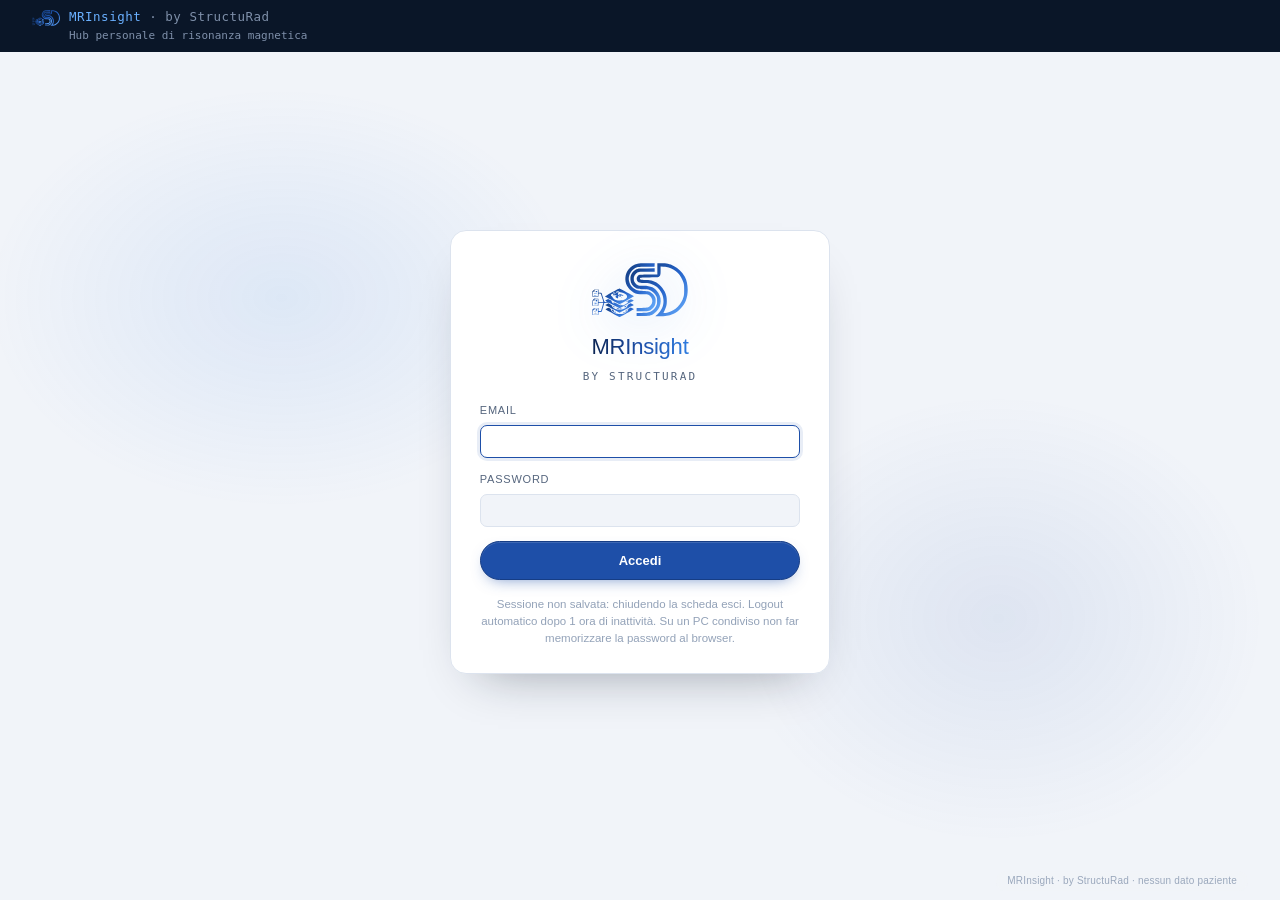
<file: index.html>
<!DOCTYPE html>
<html lang="it">
<head>
<meta charset="UTF-8">
<meta name="viewport" content="width=device-width, initial-scale=1.0">
<meta http-equiv="Content-Security-Policy" content="default-src 'self'; script-src 'self'; style-src 'self' https://fonts.googleapis.com; font-src 'self' https://fonts.gstatic.com; img-src 'self' data: blob: https://*.supabase.co; connect-src 'self' https://*.supabase.co wss://*.supabase.co; base-uri 'none'; form-action 'none'; object-src 'none'">
<meta name="referrer" content="no-referrer">
<meta name="robots" content="noindex, nofollow">
<title>MRInsight · by StructuRad</title>
<link rel="icon" type="image/svg+xml" href="assets/img/structurad-logo.svg">
<meta name="theme-color" content="#0A1628">
<link rel="preconnect" href="https://fonts.googleapis.com">
<link rel="preconnect" href="https://fonts.gstatic.com" crossorigin>
<link rel="stylesheet" href="https://fonts.googleapis.com/css2?family=IBM+Plex+Mono:wght@400;500&family=IBM+Plex+Sans:wght@300;400;500;600&display=swap">
<link rel="stylesheet" href="assets/css/base.css">
<link rel="stylesheet" href="assets/css/app.css">
<link rel="stylesheet" href="assets/css/editor.css">
</head>
<body>

<nav>
  <a class="nav-brand" href="#/progress">
    <span class="nav-title"><span class="nav-logo" id="navLogo"></span><span><b>MRInsight</b> <span class="by">· by StructuRad</span></span></span>
    <span class="nav-sub">Hub personale di risonanza magnetica</span>
  </a>
  <div class="nav-dock" id="navDock" hidden>
    <span class="nav-tab-highlight" id="dockHighlight"></span>
    <a class="dock-item" href="#/progress" data-rotta="progress">
      <svg viewBox="0 0 24 24" fill="none" stroke="currentColor" stroke-width="2" stroke-linecap="round" stroke-linejoin="round"><circle cx="12" cy="4.5" r="2.5"/><path d="M12 7v7"/><path d="M6.5 9.5L12 8l5.5 1.5"/><path d="M9.5 21l2.5-7 2.5 7"/></svg>
      <span>MRI progress</span></a>
    <a class="dock-item" href="#/reports" data-rotta="reports">
      <svg viewBox="0 0 24 24" fill="none" stroke="currentColor" stroke-width="2" stroke-linecap="round" stroke-linejoin="round"><path d="M14 3H7a2 2 0 0 0-2 2v14a2 2 0 0 0 2 2h10a2 2 0 0 0 2-2V8z"/><path d="M14 3v5h5"/><path d="M9 13h6M9 17h4"/></svg>
      <span>MRI reports</span></a>
    <a class="dock-item" href="#/sicurezza" data-rotta="sicurezza">
      <svg viewBox="0 0 24 24" fill="none" stroke="currentColor" stroke-width="2" stroke-linecap="round" stroke-linejoin="round"><path d="M12 3l8 3v6c0 4.5-3.4 8.3-8 9-4.6-.7-8-4.5-8-9V6l8-3z"/><path d="M9 12l2 2 4-4"/></svg>
      <span>Sicurezza</span></a>
  </div>
  <div class="nav-right">
    <span class="live-pill" id="pillSessione" hidden title="Logout automatico dopo 1 ora di inattività"><span class="live-dot"></span><span id="pillTempo">60:00</span></span>
    <button class="btn-esci" id="btnEsci" type="button" hidden>
      <svg viewBox="0 0 24 24" fill="none" stroke="currentColor" stroke-width="2.2" stroke-linecap="round" stroke-linejoin="round"><path d="M15 4h3a2 2 0 0 1 2 2v12a2 2 0 0 1-2 2h-3"/><path d="M10 17l-5-5 5-5"/><path d="M5 12h11"/></svg>
      Esci</button>
  </div>
</nav>

<main class="views-port" id="viste">

  <!-- ════ progetto non configurato ════ -->
  <section class="vista vista-centro" data-vista="config" hidden>
    <div class="auth-card pop-section">
      <div class="auth-logo" data-logo></div>
      <h1 class="auth-titolo"><b>MRInsight</b></h1>
      <p class="auth-sub">Progetto Supabase non ancora configurato.</p>
      <p class="hint">Inserisci URL e chiave publishable in <code>assets/js/config.js</code>. Per verificare la rete usa la <a href="test.html">diagnostica</a>.</p>
    </div>
  </section>

  <!-- ════ login ════ -->
  <section class="vista vista-centro" data-vista="login" hidden>
    <form class="auth-card pop-section" id="formLogin" autocomplete="on" novalidate>
      <div class="auth-logo" data-logo></div>
      <h1 class="auth-titolo"><b>MRInsight</b></h1>
      <p class="auth-sub auth-firma">by StructuRad</p>
      <div class="avviso" id="msgLogin" hidden></div>
      <label class="field"><span class="lab">Email</span>
        <input type="email" id="inEmail" autocomplete="username" required spellcheck="false"></label>
      <label class="field"><span class="lab">Password</span>
        <input type="password" id="inPassword" autocomplete="current-password" required></label>
      <button class="btn-primary btn-largo" type="submit" id="btnAccedi">Accedi</button>
      <p class="hint auth-nota">Sessione non salvata: chiudendo la scheda esci. Logout automatico dopo 1 ora di inattività.
        Su un PC condiviso non far memorizzare la password al browser.</p>
    </form>
  </section>

  <!-- ════ verifica TOTP ════ -->
  <section class="vista vista-centro" data-vista="mfa" hidden>
    <form class="auth-card pop-section" id="formMfa" novalidate>
      <div class="auth-icona">
        <svg viewBox="0 0 24 24" fill="none" stroke="currentColor" stroke-width="1.8" stroke-linecap="round" stroke-linejoin="round"><rect x="6" y="2.5" width="12" height="19" rx="2.5"/><path d="M10.5 18.5h3"/><path d="M9.5 10l1.8 1.8L14.8 8.3"/></svg>
      </div>
      <h1 class="auth-titolo">Secondo fattore</h1>
      <p class="auth-sub">Inserisci il codice a 6 cifre dell'app authenticator.</p>
      <div class="avviso" id="msgMfa" hidden></div>
      <label class="field" id="campoFattore" hidden><span class="lab">Dispositivo</span>
        <select id="selFattore"></select></label>
      <input class="codice" id="inCodice" type="text" inputmode="numeric" autocomplete="one-time-code" maxlength="6" pattern="\d{6}" placeholder="••••••" aria-label="Codice a 6 cifre">
      <button class="btn-primary btn-largo" type="submit" id="btnVerificaMfa">Verifica</button>
      <button class="btn-link" type="button" data-azione="annulla-login">Annulla ed esci</button>
      <details class="auth-aiuto">
        <summary>Ho perso il telefono</summary>
        <p>Scegli l'altro dispositivo dall'elenco, se ne hai registrati due. Altrimenti segui la procedura di recupero nel README del progetto: si rimuove il fattore dalla dashboard Supabase e lo si registra di nuovo.</p>
      </details>
    </form>
  </section>

  <!-- ════ prima registrazione TOTP ════ -->
  <section class="vista vista-centro" data-vista="registra" hidden>
    <div class="auth-card auth-card-larga pop-section">
      <h1 class="auth-titolo">Attiva il secondo fattore</h1>
      <p class="auth-sub">Obbligatorio: senza, l'area privata resta chiusa.</p>
      <div class="avviso" id="msgRegistra" hidden></div>
      <div data-registrazione="primo"></div>
      <button class="btn-link" type="button" data-azione="annulla-login">Annulla ed esci</button>
    </div>
  </section>

  <!-- ════ area privata: esami ════ -->
  <section class="vista page page-larga" data-vista="progress" hidden>
    <div id="progressMappa">
    <header class="page-head pop-section">
      <div class="kicker">MRI progress</div>
      <h1>Mappa del corpo</h1>
      <p class="lead">Scegli una zona sul modello o dall'elenco: dentro trovi gli esami e, con il prossimo passo, i tuoi appunti.</p>
    </header>
    <div class="avviso" id="avvisoUnFattore" hidden>
      Hai un solo secondo fattore: se perdi il telefono resti fuori. <a href="#/sicurezza">Aggiungine un altro</a>.
    </div>
    <div class="progress-griglia">
      <div class="corpo3d pop-section" id="mappaCorpo">
        <div class="corpo3d-stato" id="statoMappa">Caricamento del modello…</div>
        <button class="corpo3d-reimposta" id="btnVistaIniziale" type="button" title="Vista iniziale (anche con doppio clic)">
          <svg viewBox="0 0 24 24" fill="none" stroke="currentColor" stroke-width="2.2" stroke-linecap="round" stroke-linejoin="round"><path d="M3 12a9 9 0 1 0 3-6.7"/><path d="M3 4v5h5"/></svg>
          Vista iniziale</button>
        <div class="corpo3d-aiuto">trascina per ruotare · rotella per lo zoom</div>
        <div class="corpo3d-fonte">Modello: BodyParts3D © DBCLS · CC BY 4.0</div>
      </div>
      <aside class="card pop-section pannello-zona">
        <div class="card-head">
          <span class="card-num" id="numZona">—</span><h2 class="card-title" id="titoloZona">Zone</h2>
          <span class="spacer"></span>
          <button class="btn-link" id="btnTutteZone" type="button" hidden>Tutte le zone</button>
        </div>
        <div class="card-body">
          <div class="zone-chips" id="elencoZone"></div>
          <div id="dettaglioZona" hidden>
            <ul class="esami-lista" id="listaEsami"></ul>
            <p class="hint esami-vuoti" id="esamiVuoti" hidden>Nessun esame in questa zona: aggiungi il primo.</p>
            <form class="nuovo-esame" id="formEsame" autocomplete="off">
              <input type="text" id="inTitoloEsame" maxlength="120" placeholder="RM spalla" aria-label="Nome del nuovo esame">
              <button class="btn-primary" id="btnCreaEsame" type="submit">Aggiungi</button>
            </form>
            <div class="avviso" id="msgEsami" hidden></div>
          </div>
        </div>
      </aside>
    </div>
    </div>

    <!-- esame aperto: albero delle pagine + pagina -->
    <div id="progressEsame" class="esame-layout" hidden>
      <aside class="esame-lato">
        <a class="esame-indietro" id="lnkZona" href="#/progress">
          <svg viewBox="0 0 24 24" fill="none" stroke="currentColor" stroke-width="2.2" stroke-linecap="round" stroke-linejoin="round"><path d="M15 6l-6 6 6 6"/></svg>
          <span id="lnkZonaNome">Zona</span></a>
        <div class="esame-nome" id="nomeEsame" contenteditable="true" spellcheck="false" title="Clic per rinominare l'esame"></div>
        <div class="kicker esame-kicker">Pagine di appunti</div>
        <div class="albero" id="alberoPagine" role="navigation" aria-label="Pagine dell'esame"></div>
        <p class="hint" id="alberoVuoto" hidden>Ancora nessuna pagina.</p>
        <button class="albero-nuova" id="btnNuovaPagina" type="button">
          <svg viewBox="0 0 24 24" fill="none" stroke="currentColor" stroke-width="2.2" stroke-linecap="round"><path d="M12 5v14M5 12h14"/></svg>
          Nuova pagina</button>
      </aside>

      <section class="esame-pagina">
        <div class="pagina-barra">
          <div class="briciole" id="briciole" role="navigation" aria-label="Percorso"></div>
          <span class="spacer"></span>
          <span class="stato-salvataggio" id="statoSalvataggio" role="status"></span>
        </div>

        <div id="paginaAperta" hidden>
          <h1 class="pagina-titolo" id="titoloPagina" contenteditable="true" spellcheck="true" data-placeholder="Senza titolo"></h1>
          <div id="editorPagina"></div>
          <p class="hint pagina-aiuto">«/» per inserire un blocco · <b>#</b> titolo · <b>-</b> elenco · <b>1.</b> numerato · <b>[]</b> checklist · <b>!</b> pitfall · <b>&gt;</b> nota · Ctrl+B / I / U per grassetto, corsivo, sottolineato · salvataggio automatico</p>
        </div>

        <div class="pagina-vuota" id="paginaVuota" hidden>
          <h2>Inizia gli appunti di questo esame</h2>
          <p class="lead">Puoi partire da una pagina vuota o creare la struttura di base: Anatomia, Protocollo e sequenze, Pitfall, Diagnosi differenziali, Score e misure.</p>
          <div class="action-row">
            <button class="btn-primary" id="btnStrutturaBase" type="button">Crea la struttura di base</button>
            <button class="btn" id="btnPrimaPagina" type="button">Pagina vuota</button>
          </div>
        </div>
      </section>
    </div>
  </section>

  <!-- ════ MRI reports ════ -->
  <section class="vista page" data-vista="reports" hidden>
    <header class="page-head pop-section">
      <div class="kicker">MRI reports</div>
      <h1>Pre-referti</h1>
      <p class="lead">Qui arriveranno i pre-referti, divisi per esame e area valutata: campi da compilare a sinistra, testo pronto da copiare nel PACS a destra.</p>
    </header>
    <section class="card pop-section">
      <div class="card-body testo">In costruzione: prima completiamo MRI progress (esami e appunti), poi i pre-referti useranno gli stessi esami.</div>
    </section>
  </section>

  <!-- ════ sicurezza ════ -->
  <section class="vista page" data-vista="sicurezza" hidden>
    <header class="page-head pop-section">
      <div class="kicker">Area privata</div>
      <h1>Sicurezza</h1>
      <p class="lead">Fattori di accesso e sessioni. Tieni sempre almeno due dispositivi registrati.</p>
    </header>

    <section class="card pop-section">
      <div class="card-head"><span class="card-num">✓</span><h2 class="card-title">Stato dell'accesso</h2><span class="spacer"></span><span class="badge" id="badgeStato">—</span></div>
      <div class="card-body"><ul class="checks" id="listaStato"></ul></div>
    </section>

    <section class="card pop-section">
      <div class="card-head"><span class="card-num">01</span><h2 class="card-title">App authenticator</h2><span class="spacer"></span><span class="badge" id="badgeFattori">—</span></div>
      <div class="card-body">
        <ul class="fattori" id="listaFattori"></ul>
        <div class="avviso" id="msgFattori" hidden></div>
        <div id="nuovoFattore" hidden>
          <div class="fields">
            <label class="field"><span class="lab">Nome del dispositivo</span>
              <input type="text" id="inNomeFattore" maxlength="40" placeholder="es. Tablet, Secondo telefono"></label>
          </div>
          <div class="action-row">
            <button class="btn-primary" type="button" id="btnAvviaFattore">Continua</button>
            <button class="btn" type="button" id="btnAnnullaFattore">Annulla</button>
          </div>
          <div data-registrazione="aggiuntivo"></div>
        </div>
        <div class="action-row" id="rigaAggiungi">
          <button class="btn-secondary" type="button" id="btnAggiungiFattore">
            <svg viewBox="0 0 24 24" fill="none" stroke="currentColor" stroke-width="2.4" stroke-linecap="round"><path d="M12 5v14M5 12h14"/></svg>
            Aggiungi dispositivo</button>
        </div>
      </div>
    </section>

    <section class="card pop-section">
      <div class="card-head"><span class="card-num">02</span><h2 class="card-title">Sessioni</h2></div>
      <div class="card-body">
        <p class="hint senza-margine">«Esci» chiude questa sessione. «Esci da tutti i dispositivi» revoca anche le sessioni rimaste aperte altrove, per esempio su un PC di reparto dove hai dimenticato di uscire.</p>
        <div class="action-row">
          <button class="btn" type="button" data-azione="esci-locale">Esci</button>
          <button class="btn-pericolo" type="button" data-azione="esci-ovunque">Esci da tutti i dispositivi</button>
        </div>
      </div>
    </section>

    <section class="card pop-section">
      <div class="card-head"><span class="card-num">03</span><h2 class="card-title">Se perdi il telefono</h2></div>
      <div class="card-body testo">
        <ol>
          <li>Accedi con l'<b>altro dispositivo</b> registrato e rimuovi da qui quello perso.</li>
          <li>Se non ne hai un altro: entra nella dashboard Supabase con il tuo account (che ha i suoi recovery codes), apri <b>SQL Editor</b> ed esegui
            <code>delete from auth.mfa_factors where user_id = (select id from auth.users where email = 'TUA_EMAIL');</code></li>
          <li>Al login successivo MRInsight ti chiederà di registrare un nuovo fattore.</li>
        </ol>
      </div>
    </section>
  </section>
</main>

<!-- preavviso di inattività -->
<div class="banner-inattivita" id="bannerInattivita" role="alertdialog" aria-live="assertive" hidden>
  <span>Logout per inattività tra <b id="secondiInattivita">60</b> s</span>
  <button class="btn-primary" type="button" id="btnResta">Resta collegato</button>
</div>

<div class="toast" id="toast" role="status" aria-live="polite"></div>

<!-- modello: registrazione di un fattore TOTP -->
<template id="tplRegistrazione">
  <div class="registrazione">
    <div class="reg-passo">
      <span class="reg-num">1</span>
      <div>
        <p class="reg-titolo">Inquadra il QR con l'app authenticator</p>
        <p class="hint">Google Authenticator, Microsoft Authenticator, Aegis, 2FAS…</p>
        <div class="reg-qr"><img alt="QR code per l'app authenticator" data-qr></div>
        <p class="hint">Non riesci a inquadrarlo? Inserisci a mano questa chiave. Puoi anche stamparla e conservarla in un luogo sicuro come copia di emergenza.</p>
        <div class="reg-segreto"><code data-segreto></code><button class="btn" type="button" data-copia-segreto>Copia</button></div>
      </div>
    </div>
    <div class="reg-passo">
      <span class="reg-num">2</span>
      <div>
        <p class="reg-titolo">Inserisci il codice che compare nell'app</p>
        <input class="codice" type="text" inputmode="numeric" autocomplete="one-time-code" maxlength="6" placeholder="••••••" aria-label="Codice a 6 cifre" data-codice>
        <div class="action-row"><button class="btn-primary" type="button" data-conferma>Attiva</button></div>
      </div>
    </div>
  </div>
</template>

<div class="app-footer">MRInsight · by StructuRad · nessun dato paziente</div>

<script src="vendor/supabase-js-2.119.2.umd.js"></script>
<script type="module" src="assets/js/app.js"></script>
</body>
</html>
</file>
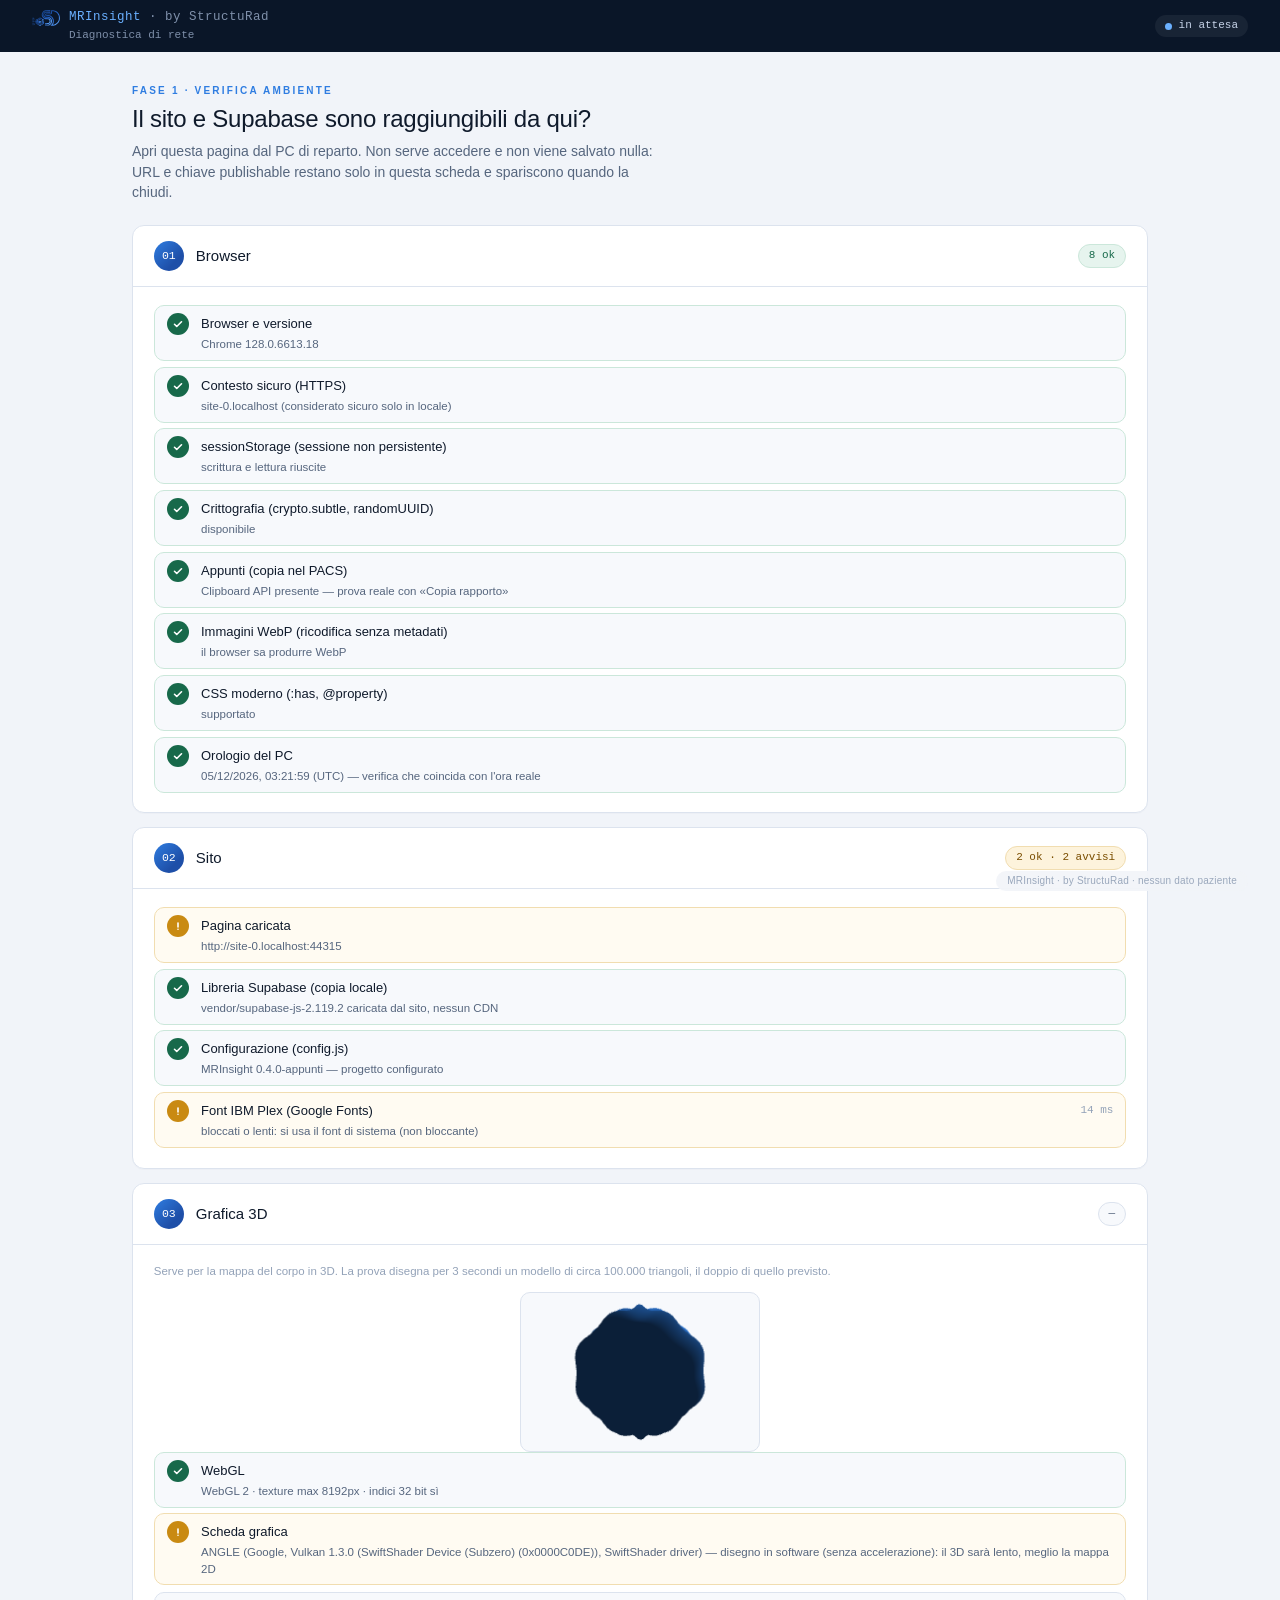
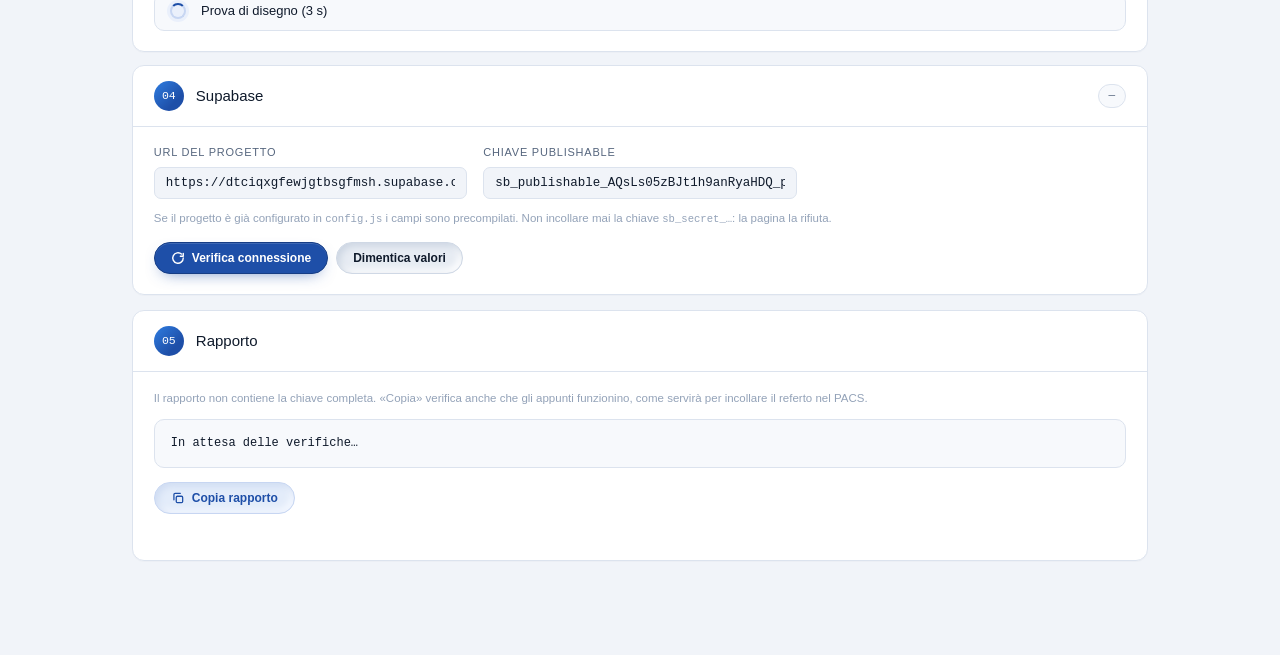
<file: test.html>
<!DOCTYPE html>
<html lang="it">
<head>
<meta charset="UTF-8">
<meta name="viewport" content="width=device-width, initial-scale=1.0">
<meta http-equiv="Content-Security-Policy" content="default-src 'self'; script-src 'self'; style-src 'self' https://fonts.googleapis.com; font-src 'self' https://fonts.gstatic.com; img-src 'self' data:; connect-src 'self' https://*.supabase.co wss://*.supabase.co; base-uri 'none'; form-action 'none'; object-src 'none'">
<meta name="referrer" content="no-referrer">
<meta name="robots" content="noindex, nofollow">
<title>Diagnostica · MRInsight</title>
<link rel="icon" type="image/svg+xml" href="assets/img/structurad-logo.svg">
<meta name="theme-color" content="#0A1628">
<link rel="preconnect" href="https://fonts.googleapis.com">
<link rel="preconnect" href="https://fonts.gstatic.com" crossorigin>
<link rel="stylesheet" href="https://fonts.googleapis.com/css2?family=IBM+Plex+Mono:wght@400;500&family=IBM+Plex+Sans:wght@300;400;500;600&display=swap">
<link rel="stylesheet" href="assets/css/base.css">
</head>
<body>

<nav>
  <a class="nav-brand" href="./">
    <span class="nav-title"><span class="nav-logo" id="navLogo"></span><span><b>MRInsight</b> <span class="by">· by StructuRad</span></span></span>
    <span class="nav-sub">Diagnostica di rete</span>
  </a>
  <div class="nav-right">
    <span class="live-pill" id="pillStato"><span class="live-dot"></span><span id="pillTesto">in attesa</span></span>
  </div>
</nav>

<main class="page">
  <header class="page-head pop-section">
    <div class="kicker">Fase 1 · Verifica ambiente</div>
    <h1>Il sito e Supabase sono raggiungibili da qui?</h1>
    <p class="lead">Apri questa pagina dal PC di reparto. Non serve accedere e non viene salvato nulla:
      URL e chiave publishable restano solo in questa scheda e spariscono quando la chiudi.</p>
  </header>

  <div class="avviso fail" id="browserVecchio" hidden>Questo browser non supporta i moduli JavaScript: MRInsight non può funzionare qui. Prova con Edge o Chrome aggiornati.</div>

  <section class="card pop-section">
    <div class="card-head"><span class="card-num">01</span><h2 class="card-title">Browser</h2><span class="spacer"></span><span class="badge" id="badgeBrowser">—</span></div>
    <div class="card-body"><ul class="checks" id="listaBrowser"></ul></div>
  </section>

  <section class="card pop-section">
    <div class="card-head"><span class="card-num">02</span><h2 class="card-title">Sito</h2><span class="spacer"></span><span class="badge" id="badgeSito">—</span></div>
    <div class="card-body"><ul class="checks" id="listaSito"></ul></div>
  </section>

  <section class="card pop-section">
    <div class="card-head"><span class="card-num">03</span><h2 class="card-title">Grafica 3D</h2><span class="spacer"></span><span class="badge" id="badgeGrafica">—</span></div>
    <div class="card-body">
      <p class="hint senza-margine">Serve per la mappa del corpo in 3D. La prova disegna per 3 secondi un modello di circa 100.000 triangoli, il doppio di quello previsto.</p>
      <div class="prova-3d"><canvas id="canvasProva" width="240" height="160" aria-label="Prova di disegno 3D"></canvas></div>
      <ul class="checks spaziato" id="listaGrafica"></ul>
    </div>
  </section>

  <section class="card pop-section">
    <div class="card-head"><span class="card-num">04</span><h2 class="card-title">Supabase</h2><span class="spacer"></span><span class="badge" id="badgeSupabase">—</span></div>
    <div class="card-body">
      <div class="fields">
        <label class="field"><span class="lab">URL del progetto</span>
          <input type="text" id="inUrl" class="mono" placeholder="https://xxxxxxxxxxxxxxxxxxxx.supabase.co" autocomplete="off" spellcheck="false"></label>
        <label class="field"><span class="lab">Chiave publishable</span>
          <input type="text" id="inKey" class="mono" placeholder="sb_publishable_…" autocomplete="off" spellcheck="false"></label>
      </div>
      <p class="hint">Se il progetto è già configurato in <code>config.js</code> i campi sono precompilati.
        Non incollare mai la chiave <code>sb_secret_…</code>: la pagina la rifiuta.</p>
      <div class="action-row">
        <button class="btn-primary" id="btnVerifica" type="button">
          <svg viewBox="0 0 24 24" fill="none" stroke="currentColor" stroke-width="2.4" stroke-linecap="round" stroke-linejoin="round"><path d="M21 12a9 9 0 1 1-3-6.7"/><path d="M21 4v5h-5"/></svg>
          Verifica connessione</button>
        <button class="btn" id="btnDimentica" type="button">Dimentica valori</button>
      </div>
      <ul class="checks spaziato" id="listaSupabase"></ul>
    </div>
  </section>

  <section class="card pop-section">
    <div class="card-head"><span class="card-num">05</span><h2 class="card-title">Rapporto</h2></div>
    <div class="card-body">
      <p class="hint senza-margine">Il rapporto non contiene la chiave completa. «Copia» verifica anche che gli appunti funzionino, come servirà per incollare il referto nel PACS.</p>
      <pre class="rapporto" id="rapporto">In attesa delle verifiche…</pre>
      <div class="action-row">
        <button class="btn-secondary" id="btnCopia" type="button">
          <svg viewBox="0 0 24 24" fill="none" stroke="currentColor" stroke-width="2.2" stroke-linecap="round" stroke-linejoin="round"><rect x="9" y="9" width="11" height="11" rx="2"/><path d="M5 15V6a2 2 0 0 1 2-2h9"/></svg>
          Copia rapporto</button>
      </div>
      <div class="status" id="statoCopia" role="status"></div>
    </div>
  </section>
</main>

<div class="app-footer">MRInsight · by StructuRad · nessun dato paziente</div>

<script nomodule src="assets/js/nomodule.js"></script>
<script src="vendor/supabase-js-2.119.2.umd.js"></script>
<script type="module" src="assets/js/diagnostica.js"></script>
</body>
</html>
</file>
<file: assets/css/base.css>
/* ══════════════════════════════════════════════════════════════════
   MRInsight · by StructuRad — stile di base
   Linguaggio visivo dei tool StructuRad (RM Retto), declinato in blu.
   ══════════════════════════════════════════════════════════════════ */

:root{
  --molla: cubic-bezier(.34,1.28,.64,1);
  --curva: cubic-bezier(.65,0,.2,1);
  --ease-intro: cubic-bezier(.785,.135,.15,.86);

  --bg:#F1F4F9; --surface:#FFFFFF; --surface2:#F7F9FC;
  --border:#DCE3EE; --border2:#C3CEDD;
  --text:#0F1A2B; --muted:#56667E; --faint:#93A2B8;
  --ink:#0A1628;              /* barra di navigazione */
  --accent:#1E4FA8; --accent-hover:#163D85; --accent-bg:#EAF0FB; --accent-line:#C7D6F2;
  --sky:#2F7DE1; --light:#6AB0FF; --deep:#0B2350;

  /* stati: restano distinguibili ma sobri */
  --ok:#17694A;   --ok-bg:#E6F4EE;
  --warn:#7A4E00; --warn-bg:#FDF3DC;
  --fail:#A12A2A; --fail-bg:#FBEDED;

  --nav-h:52px;
  --mono:'IBM Plex Mono', ui-monospace, Consolas, monospace;
  --sans:'IBM Plex Sans', -apple-system, 'Segoe UI', Roboto, Helvetica, Arial, sans-serif;
}

*{box-sizing:border-box;}
[hidden]{display:none !important;}
html{background:var(--bg);}
body{
  margin:0; background:var(--bg); color:var(--text);
  font-family:var(--sans); font-size:14px; line-height:1.45;
  -webkit-font-smoothing:antialiased;
}
::selection{background:var(--accent-line);}
a{color:var(--accent);}
code, .mono{font-family:var(--mono); font-size:.92em;}

/* ══════════════ NAV ══════════════ */
nav{
  position:sticky; top:0; z-index:100; height:var(--nav-h);
  background:var(--ink); color:#fff;
  display:flex; align-items:center; justify-content:space-between; gap:16px;
  padding:0 2rem;
}
.nav-brand{display:flex; flex-direction:column; gap:1px; min-width:0; text-decoration:none; color:inherit;}
.nav-title{
  font-family:var(--mono); font-size:12.5px; letter-spacing:.04em;
  display:flex; align-items:center; gap:9px; white-space:nowrap;
}
.nav-title b{font-weight:500; color:var(--light);}
.nav-title .by{color:#7F90AA;}
.nav-logo{display:block; width:28px; height:16px; flex-shrink:0;}
.nav-logo svg{display:block; width:100%; height:100%;}
.nav-sub{font-family:var(--mono); font-size:11px; color:#7F90AA; padding-left:37px; white-space:nowrap;}
.nav-right{display:flex; align-items:center; gap:8px;}

.live-pill{
  display:inline-flex; align-items:center; gap:7px;
  font-family:var(--mono); font-size:11px; color:#C6D3E8;
  padding:3px 10px; border-radius:999px; background:rgba(255,255,255,.06);
}
.live-dot{width:7px; height:7px; border-radius:50%; background:var(--light); animation:livePulse 2.4s ease-out infinite;}
.live-pill.ok .live-dot{background:#4FD1A0; --pulse:79,209,160;}
.live-pill.fail .live-dot{background:#F07070; --pulse:240,112,112;}
@keyframes livePulse{
  0%{box-shadow:0 0 0 0 rgba(var(--pulse,106,176,255),.55);}
  70%{box-shadow:0 0 0 7px rgba(var(--pulse,106,176,255),0);}
  100%{box-shadow:0 0 0 0 rgba(var(--pulse,106,176,255),0);}
}

/* ══════════════ LAYOUT ══════════════ */
.page{max-width:1080px; margin:0 auto; padding:1.6rem 2rem 5rem;}
.page-head{margin:.4rem 0 1.4rem;}
.kicker{font-size:10px; font-weight:600; letter-spacing:.22em; text-transform:uppercase; color:var(--sky);}
h1{margin:.2rem 0 .3rem; font-size:24px; font-weight:500; letter-spacing:-.01em;}
.lead{margin:0; color:var(--muted); max-width:68ch;}

/* ══════════════ SCHEDE ══════════════ */
.card{
  background:var(--surface); border:1px solid var(--border); border-radius:12px;
  margin:0 0 14px; box-shadow:0 1px 0 rgba(15,26,43,.02);
  transition:border-color .2s ease, box-shadow .25s ease;
}
.card:focus-within{border-color:var(--accent-line); box-shadow:0 6px 22px -14px rgba(30,79,168,.35);}
.card-head{
  display:flex; align-items:center; gap:12px;
  padding:.95rem 1.3rem; border-bottom:1px solid var(--border);
}
.card-head .spacer{flex:1;}
.card-num{
  width:30px; height:30px; border-radius:50%; flex-shrink:0;
  display:flex; align-items:center; justify-content:center;
  font-family:var(--mono); font-size:11.5px; font-weight:500; color:#fff;
  background:linear-gradient(135deg, var(--sky), var(--accent) 70%);
  transition:transform .3s var(--molla);
}
.card:focus-within .card-num{transform:scale(1.1);}
.card-title{margin:0; font-size:15px; font-weight:500;}
.card-body{padding:1.1rem 1.3rem 1.25rem;}
.hint{font-size:11.5px; color:var(--faint); line-height:1.5;}
.senza-margine{margin-top:0;}
.spaziato{margin-top:14px;}
.checks:empty{display:none;}

/* ══════════════ CAMPI ══════════════ */
.fields{display:grid; grid-template-columns:repeat(auto-fill, minmax(min(260px,100%),1fr)); gap:12px 16px;}
label.field{display:flex; flex-direction:column; gap:6px;}
label.field span.lab{font-size:11px; font-weight:500; text-transform:uppercase; letter-spacing:.07em; color:var(--muted);}
input[type=text], input[type=password], input[type=email], select, textarea{
  font-family:var(--sans); font-size:13.5px; color:var(--text);
  padding:8px 11px; border:1.5px solid var(--border); border-radius:7px;
  background:var(--bg); outline:none; min-width:0; width:100%;
  transition:border-color .15s ease, background-color .15s ease, box-shadow .15s ease;
}
input:hover, select:hover, textarea:hover{border-color:var(--border2);}
input:focus, select:focus, textarea:focus{border-color:var(--accent); background:#fff; box-shadow:0 0 0 3px rgba(30,79,168,.10);}
input::placeholder{color:var(--faint);}
input.mono{font-family:var(--mono); font-size:12.5px;}

/* ══════════════ PULSANTI ══════════════ */
button{font-family:var(--sans);}
.btn, .btn-primary, .btn-secondary{
  display:inline-flex; align-items:center; justify-content:center; gap:7px;
  font-size:12px; font-weight:600; white-space:nowrap; cursor:pointer;
  padding:8px 16px; border-radius:50px; border:1.5px solid #CFD8E5;
  background:#E7ECF3; color:var(--text);
  box-shadow:inset 3px 3px 7px #CCD5E2, inset -3px -3px 7px #FFFFFF;
  transition:box-shadow .18s ease, background-color .18s ease, color .18s ease, transform .2s var(--molla);
}
.btn svg, .btn-primary svg, .btn-secondary svg{width:14px; height:14px; flex-shrink:0;}
.btn:hover, .btn-secondary:hover{
  box-shadow:inset 2px 2px 4px #CCD5E2, inset -2px -2px 4px #FFFFFF, 2px 2px 5px #CCD5E2, -2px -2px 5px #FFFFFF;
}
.btn:active, .btn-secondary:active{transform:scale(.97); box-shadow:inset 4px 4px 10px #BCC7D6, inset -1px -1px 4px #FFFFFF;}
.btn-primary{
  background:var(--accent); color:#fff; border-color:var(--accent-hover);
  box-shadow:inset 0 1px 0 rgba(255,255,255,.14), 0 6px 16px -8px rgba(30,79,168,.7);
}
.btn-primary:hover{background:var(--accent-hover); box-shadow:inset 0 1px 0 rgba(255,255,255,.14), 0 8px 20px -8px rgba(30,79,168,.8);}
.btn-primary:active{transform:scale(.97); box-shadow:inset 3px 3px 8px rgba(0,0,0,.28);}
.btn-secondary{background:#E3ECFA; border-color:var(--accent-line); color:var(--accent);
  box-shadow:inset 3px 3px 7px #CFDCF2, inset -3px -3px 7px #F6F9FF;}
button:disabled{opacity:.55; cursor:default; transform:none !important;}
.action-row{display:flex; gap:8px; flex-wrap:wrap; align-items:center; margin-top:14px;}

/* ══════════════ RIGHE DI VERIFICA ══════════════ */
.checks{list-style:none; margin:0; padding:0; display:flex; flex-direction:column; gap:6px;}
.check{
  display:grid; grid-template-columns:22px minmax(0,1fr) auto; gap:1px 12px; align-items:center;
  padding:7px 12px; border:1px solid var(--border); border-radius:10px; background:var(--surface2);
  animation:popSection .4s var(--molla) both; transform-origin:top center;
}
.check .ico{width:22px; height:22px; border-radius:50%; display:grid; place-items:center; background:var(--border);}
.check .ico svg{width:12px; height:12px;}
.check .nome{font-size:13px; font-weight:500;}
.check .dett{grid-column:2 / -1; font-size:11.5px; color:var(--muted); word-break:break-word;}
.check .tempo{font-family:var(--mono); font-size:11px; color:var(--faint);}
.check.run .ico{background:var(--accent-bg);}
.check.run .ico::after{
  content:''; width:12px; height:12px; border-radius:50%;
  border:2px solid var(--accent-line); border-top-color:var(--accent); animation:gira .7s linear infinite;
}
.check.ok   {border-color:#CBE7DA;} .check.ok .ico{background:var(--ok); color:#fff; animation:posa .45s var(--molla);}
.check.warn {border-color:#F1DDB0; background:#FFFBF2;} .check.warn .ico{background:#C98A12; color:#fff; animation:posa .45s var(--molla);}
.check.fail {border-color:#EFCFCF; background:#FFF7F7;} .check.fail .ico{background:var(--fail); color:#fff; animation:posa .45s var(--molla);}
.check.skip {opacity:.7;} .check.skip .ico{background:var(--border2); color:#fff;}
@keyframes gira{to{transform:rotate(360deg);}}
@keyframes posa{from{transform:scale(.4);} to{transform:scale(1);}}

.badge{
  display:inline-flex; align-items:center; gap:6px; padding:3px 10px; border-radius:999px;
  font-family:var(--mono); font-size:11px; border:1px solid var(--border); background:var(--surface2); color:var(--muted);
}
.badge.ok{color:var(--ok); background:var(--ok-bg); border-color:#CBE7DA;}
.badge.warn{color:var(--warn); background:var(--warn-bg); border-color:#F1DDB0;}
.badge.fail{color:var(--fail); background:var(--fail-bg); border-color:#EFCFCF;}

.avviso{
  display:flex; gap:10px; padding:10px 14px; border-radius:10px; margin:0 0 12px;
  font-size:12.5px; background:var(--accent-bg); border:1px solid var(--accent-line); color:var(--deep);
}
.avviso.fail{background:var(--fail-bg); border-color:#EFCFCF; color:var(--fail);}

pre.rapporto{
  margin:0; white-space:pre-wrap; font-family:var(--mono); font-size:12px; line-height:1.6;
  background:var(--surface2); border:1.5px solid var(--border); border-radius:10px; padding:14px 16px; max-height:320px; overflow:auto;
}
.status{min-height:18px; margin-top:8px; font-family:var(--mono); font-size:11px; color:var(--ok); transition:opacity .3s ease;}
.status:empty{opacity:0;}

/* ══════════════ FOOTER ══════════════ */
.app-footer{
  position:fixed; right:2rem; bottom:.55rem; z-index:80;
  padding:3px 11px; border-radius:999px;
  background:rgba(241,244,249,.86); backdrop-filter:blur(6px);
  font-size:10px; letter-spacing:.02em; color:#9AA8BC; pointer-events:none;
}

/* ══════════════ COMPARSA A CASCATA ══════════════ */
.pop-section{opacity:0; transform:scale(.9); transform-origin:top center;
  animation:popSection .46s var(--molla) var(--pop-delay, 0ms) forwards;}
@keyframes popSection{from{opacity:0; transform:scale(.9);} to{opacity:1; transform:scale(1);}}

/* logo che si disegna (contorno → riempimento) */
.logo-draw path{
  stroke:url(#srGrad); stroke-width:30; stroke-linecap:round; stroke-linejoin:round;
  stroke-dasharray:1; stroke-dashoffset:1; fill-opacity:0;
  animation:disegna .9s var(--ease-intro) forwards, riempi .5s ease-out .45s forwards;
}
@keyframes disegna{to{stroke-dashoffset:0;}}
@keyframes riempi{to{fill-opacity:1; stroke-opacity:0;}}

@media (max-width:720px){
  nav{padding:0 1rem;}
  .nav-sub{display:none;}
  .page{padding:1.2rem 1rem 4rem;}
  .app-footer{position:static; display:block; width:max-content; margin:0 auto 1.2rem; background:none;}
}
@media (prefers-reduced-motion: reduce){
  .pop-section, .check, .check .ico{animation:none !important; opacity:1; transform:none;}
  .logo-draw path{animation:none; stroke-dashoffset:0; fill-opacity:1; stroke-opacity:0;}
}

/* prova di disegno 3D (diagnostica) */
.prova-3d{margin-top:10px; display:flex; justify-content:center;}
.prova-3d canvas{width:240px; height:160px; border-radius:10px; border:1px solid var(--border); background:var(--surface2);}
</file>
<file: assets/css/app.css>
/* ══════════════ APP: viste, accesso, sicurezza ══════════════ */

.vista-centro{
  min-height:calc(100vh - var(--nav-h)); display:flex; align-items:center; justify-content:center;
  padding:2rem 1rem 5rem; position:relative; overflow:hidden;
}
.vista-centro::before{
  content:''; position:absolute; inset:-20%; z-index:-1; pointer-events:none;
  background:
    radial-gradient(ellipse 420px 300px at 30% 35%, rgba(47,125,225,.10), transparent 70%),
    radial-gradient(ellipse 380px 320px at 70% 62%, rgba(30,79,168,.09), transparent 70%);
  animation:deriva 36s linear infinite;
}
@keyframes deriva{0%,100%{transform:translate3d(0,0,0);} 50%{transform:translate3d(-60px,-40px,0);}}

.vista{animation:entraVista .35s var(--curva) both;}
@keyframes entraVista{from{opacity:0; transform:translateY(8px);} to{opacity:1; transform:none;}}

/* ── scheda di accesso ── */
.auth-card{
  width:100%; max-width:380px; display:flex; flex-direction:column; gap:14px;
  background:var(--surface); border:1px solid var(--border); border-radius:16px;
  padding:2rem 1.8rem 1.6rem; box-shadow:0 24px 50px -30px rgba(15,26,43,.45);
}
.auth-card-larga{max-width:560px;}
.auth-logo{width:96px; align-self:center; filter:drop-shadow(0 10px 26px rgba(47,125,225,.22));}
.auth-logo svg{display:block; width:100%; height:auto;}
.auth-icona{
  width:54px; height:54px; align-self:center; border-radius:16px; display:grid; place-items:center; color:#fff;
  background:linear-gradient(135deg, var(--sky), var(--accent) 70%);
  box-shadow:0 10px 24px -10px rgba(30,79,168,.7);
}
.auth-icona svg{width:28px; height:28px;}
.auth-titolo{margin:0; text-align:center; font-size:22px; font-weight:400;}
.auth-titolo b{font-weight:500; background:linear-gradient(90deg, var(--deep), var(--accent) 50%, var(--sky)); -webkit-background-clip:text; background-clip:text; color:transparent;}
.auth-sub{margin:-8px 0 4px; text-align:center; font-size:12.5px; color:var(--muted);}
.auth-firma{font-family:var(--mono); font-size:11px; letter-spacing:.2em; text-transform:uppercase;}
.auth-card .avviso{margin:0;}
.auth-nota{margin:2px 0 0; text-align:center;}
.btn-largo{width:100%; padding:11px 16px; font-size:13px;}
.btn-link{
  align-self:center; background:none; border:none; cursor:pointer; padding:4px 8px;
  font-size:12px; color:var(--muted); text-decoration:underline; text-underline-offset:3px;
}
.btn-link:hover{color:var(--accent);}
.auth-aiuto{font-size:12px; color:var(--muted); border-top:1px solid var(--border); padding-top:10px;}
.auth-aiuto summary{cursor:pointer; color:var(--accent); font-weight:500;}
.auth-aiuto p{margin:8px 0 0; line-height:1.5;}

/* codice a 6 cifre */
input.codice{
  font-family:var(--mono); font-size:26px; letter-spacing:.5em; text-align:center; text-indent:.5em;
  padding:12px 10px; border-radius:10px;
}
input.codice.errore{animation:scuoti .4s ease; border-color:var(--fail);}
@keyframes scuoti{20%,60%{transform:translateX(-6px);} 40%,80%{transform:translateX(6px);}}

/* ── registrazione fattore ── */
.registrazione{display:flex; flex-direction:column; gap:16px;}
.reg-passo{display:grid; grid-template-columns:30px minmax(0,1fr); gap:12px;}
.reg-num{
  width:30px; height:30px; border-radius:50%; display:grid; place-items:center;
  font-family:var(--mono); font-size:12px; color:#fff;
  background:linear-gradient(135deg, var(--sky), var(--accent) 70%);
}
.reg-titolo{margin:4px 0 2px; font-weight:500;}
.reg-qr{
  margin:10px 0; width:200px; height:200px; padding:10px; border-radius:12px; background:#fff;
  border:1px solid var(--border); display:grid; place-items:center;
  animation:popSection .5s var(--molla) both;
}
.reg-qr img{width:100%; height:100%; image-rendering:pixelated;}
.reg-segreto{display:flex; gap:8px; align-items:center; flex-wrap:wrap;}
.reg-segreto code{
  padding:7px 10px; border-radius:7px; background:var(--surface2); border:1px solid var(--border);
  font-size:12px; letter-spacing:.08em; word-break:break-all;
}
.registrazione .action-row{margin-top:10px;}

/* ── dock (stesso movimento del tool retto) ── */
.nav-dock{
  position:relative; display:flex; gap:4px; padding:4px;
  border:1px solid rgba(255,255,255,.09); border-radius:12px; background:rgba(255,255,255,.05);
}
.dock-item{
  position:relative; z-index:1; display:flex; align-items:center; gap:7px;
  color:#93A4BF; text-decoration:none; font-size:13px; font-weight:500;
  padding:6px 14px; border-radius:8px;
  transition:color .2s ease, transform .25s var(--molla);
}
.dock-item:hover, .dock-item.active{color:#fff;}
.dock-item:active{transform:scale(.96);}
.dock-item svg{width:15px; height:15px;}
.nav-tab-highlight{
  position:absolute; left:0; top:4px; bottom:4px; width:0; z-index:0; border-radius:8px; pointer-events:none; opacity:0;
  background:linear-gradient(135deg, rgba(47,125,225,.40), rgba(30,79,168,.58));
  box-shadow:inset 0 0 0 1px rgba(106,176,255,.25);
  transition:transform .42s cubic-bezier(.32,.72,0,1), width .42s cubic-bezier(.32,.72,0,1), opacity .2s ease;
}
.nav-tab-highlight.ready{opacity:1;}

.btn-esci{
  display:inline-flex; align-items:center; gap:6px; cursor:pointer;
  font-size:12px; font-weight:500; color:#C6D3E8; padding:5px 12px; border-radius:999px;
  background:rgba(255,255,255,.06); border:1px solid rgba(255,255,255,.1);
  transition:background-color .15s ease, color .15s ease, transform .2s var(--molla);
}
.btn-esci svg{width:14px; height:14px;}
.btn-esci:hover{background:rgba(240,112,112,.18); color:#fff; border-color:rgba(240,112,112,.4);}
.btn-esci:active{transform:scale(.96);}
.live-pill.scade .live-dot{background:#F0B04F; --pulse:240,176,79;}

.btn-pericolo{
  display:inline-flex; align-items:center; gap:7px; cursor:pointer;
  font-size:12px; font-weight:600; padding:8px 16px; border-radius:50px;
  color:var(--fail); background:var(--fail-bg); border:1.5px solid #EFCFCF;
  transition:background-color .15s ease, color .15s ease, transform .2s var(--molla);
}
.btn-pericolo:hover{background:var(--fail); color:#fff; border-color:var(--fail);}
.btn-pericolo:active{transform:scale(.97);}

/* ── elenco fattori ── */
.fattori{list-style:none; margin:0 0 4px; padding:0; display:flex; flex-direction:column; gap:6px;}
.fattore{
  display:grid; grid-template-columns:34px minmax(0,1fr) auto; gap:2px 12px; align-items:center;
  padding:9px 12px; border:1px solid var(--border); border-radius:10px; background:var(--surface2);
  animation:popSection .4s var(--molla) both;
}
.fattore-ico{width:34px; height:34px; border-radius:10px; display:grid; place-items:center; background:var(--accent-bg); color:var(--accent);}
.fattore-ico svg{width:18px; height:18px;}
.fattore-nome{font-weight:500;}
.fattore-info{grid-column:2; font-size:11.5px; color:var(--muted);}
.fattore .btn-rimuovi{
  grid-row:1 / span 2; grid-column:3; cursor:pointer;
  padding:4px 11px; font-size:11px; font-weight:500; border-radius:999px;
  color:var(--fail); background:var(--fail-bg); border:1px solid #EFCFCF;
}
.fattore .btn-rimuovi:hover:not(:disabled){background:var(--fail); color:#fff;}
#nuovoFattore{margin-top:12px; padding-top:12px; border-top:1px dashed var(--border2);}
#nuovoFattore .registrazione{margin-top:16px;}

.card-body.testo{font-size:13px; line-height:1.6;}
.card-body.testo ol{margin:0; padding-left:1.2rem;}
.card-body.testo li + li{margin-top:6px;}
.card-body.testo code{display:block; margin-top:6px; padding:8px 10px; border-radius:7px; background:var(--surface2); border:1px solid var(--border); white-space:pre-wrap; word-break:break-word;}

/* ── preavviso inattività e toast ── */
.banner-inattivita{
  position:fixed; left:50%; bottom:22px; z-index:500; transform:translateX(-50%);
  display:flex; align-items:center; gap:14px; padding:10px 12px 10px 18px; border-radius:999px;
  background:var(--ink); color:#fff; font-size:13px;
  box-shadow:0 18px 40px -16px rgba(10,22,40,.7);
  animation:salePopup .45s var(--molla) both;
}
.banner-inattivita b{font-family:var(--mono); color:#F0B04F;}
@keyframes salePopup{from{opacity:0; transform:translate(-50%, 20px) scale(.95);} to{opacity:1; transform:translate(-50%, 0) scale(1);}}

.toast{
  position:fixed; left:50%; top:calc(var(--nav-h) + 14px); z-index:600; transform:translate(-50%, -10px);
  padding:8px 16px; border-radius:999px; font-size:12.5px; pointer-events:none; opacity:0;
  background:var(--surface); color:var(--text); border:1px solid var(--border);
  box-shadow:0 14px 30px -18px rgba(15,26,43,.5);
  transition:opacity .25s ease, transform .35s var(--molla);
}
.toast.visibile{opacity:1; transform:translate(-50%, 0);}
.toast.fail{color:var(--fail); border-color:#EFCFCF; background:var(--fail-bg);}

@media (max-width:720px){
  .dock-item{padding:6px 10px;}
  .dock-item span, .nav-title .by{display:none;}
  #pillSessione{display:none;}
}
@media (prefers-reduced-motion: reduce){
  .vista, .vista-centro::before, .reg-qr, .fattore, .banner-inattivita{animation:none !important;}
}

/* ── mappa 3D del corpo ── */
.corpo3d{position:relative; width:100%; height:min(72vh, 680px); min-height:420px; border-radius:14px; overflow:hidden;
  background:radial-gradient(ellipse 60% 55% at 50% 45%, rgba(47,125,225,.10), transparent 70%), var(--surface);
  border:1px solid var(--border);}
.corpo3d-canvas{display:block; width:100%; height:100%; touch-action:none; cursor:grab; animation:entraVista .6s var(--curva) both;}
.corpo3d-etichetta{
  position:absolute; left:0; top:0; pointer-events:none; white-space:nowrap;
  padding:4px 10px; border-radius:999px; font-size:12px; font-weight:500;
  color:#fff; background:var(--ink); box-shadow:0 8px 20px -10px rgba(10,22,40,.7);
}
.corpo3d-fonte{position:absolute; right:10px; bottom:8px; font-size:10.5px; color:var(--faint);}
.corpo3d-fonte a{color:inherit;}

/* ── MRI progress ── */
.page.page-larga{max-width:1280px;}
.progress-griglia{display:grid; grid-template-columns:minmax(0,1.5fr) minmax(300px,1fr); gap:18px; align-items:start;}
.progress-griglia .corpo3d{height:min(74vh, 720px);}
.corpo3d-stato{position:absolute; inset:0; display:grid; place-items:center; padding:2rem; text-align:center; font-size:12.5px; color:var(--muted);}
.corpo3d.senza-3d .corpo3d-stato{color:var(--text);}
.corpo3d-reimposta{
  position:absolute; left:12px; top:12px; display:inline-flex; align-items:center; gap:6px; cursor:pointer;
  padding:5px 11px; border-radius:999px; font-size:11.5px; font-weight:500; color:var(--accent);
  background:rgba(255,255,255,.85); border:1px solid var(--accent-line);
  transition:transform .2s var(--molla), background-color .15s ease;
}
.corpo3d-reimposta svg{width:13px; height:13px;}
.corpo3d-reimposta:hover{background:var(--accent-bg);}
.corpo3d-reimposta:active{transform:scale(.96);}
.corpo3d-aiuto{position:absolute; left:12px; bottom:8px; font-size:10.5px; color:var(--faint); pointer-events:none;}
.corpo3d.senza-3d .corpo3d-reimposta, .corpo3d.senza-3d .corpo3d-aiuto{display:none;}

.pannello-zona{position:sticky; top:calc(var(--nav-h) + 16px);}
.zone-chips{display:grid; grid-template-columns:1fr 1fr; gap:6px;}
.zona-chip{
  display:flex; align-items:center; gap:9px; cursor:pointer; text-align:left;
  padding:8px 10px; border-radius:10px; font-size:12.5px; color:var(--text);
  background:var(--surface2); border:1px solid var(--border);
  transition:border-color .15s ease, background-color .15s ease, transform .25s var(--molla);
  animation:popSection .4s var(--molla) both;
}
.zona-chip:hover, .zona-chip.evidenziata{border-color:var(--accent-line); background:var(--accent-bg); color:var(--accent);}
.zona-chip:active{transform:scale(.97);}
.zona-num{font-family:var(--mono); font-size:10.5px; color:var(--sky);}

.esami-lista{list-style:none; margin:0; padding:0; display:flex; flex-direction:column; gap:6px; transition:opacity .2s ease;}
.esami-lista.in-caricamento{opacity:.45;}
.esame{display:flex; align-items:stretch; gap:6px; animation:popSection .4s var(--molla) both;}
.esame-apri{
  flex:1; display:flex; flex-direction:column; align-items:flex-start; gap:2px; cursor:pointer; text-align:left;
  padding:10px 12px; border-radius:10px; background:var(--surface2); border:1px solid var(--border);
  transition:border-color .15s ease, transform .25s var(--molla);
}
.esame-apri:hover{border-color:var(--accent-line);}
.esame-apri:active{transform:scale(.99);}
.esame-titolo{font-size:13.5px; font-weight:500; color:var(--text);}
.esame-info{font-size:11px; color:var(--faint);}
.esame-elimina{
  width:36px; display:grid; place-items:center; cursor:pointer; border-radius:10px;
  color:var(--muted); background:transparent; border:1px solid transparent;
  transition:color .15s ease, background-color .15s ease, border-color .15s ease;
}
.esame-elimina svg{width:15px; height:15px;}
.esame-elimina:hover{color:var(--fail); background:var(--fail-bg); border-color:#EFCFCF;}
.esami-vuoti{margin:2px 0 0;}
.nuovo-esame{display:flex; gap:8px; margin-top:14px; padding-top:14px; border-top:1px dashed var(--border2);}
.nuovo-esame input{flex:1; min-width:0;}
#msgEsami{margin-top:10px;}

@media (max-width:980px){
  .progress-griglia{grid-template-columns:1fr;}
  .progress-griglia .corpo3d{height:56vh; min-height:360px;}
  .pannello-zona{position:static;}
}
</file>
<file: assets/css/editor.css>
/* ══════════════ MRI progress: esame, albero delle pagine, editor a blocchi ══════════════ */

.esame-layout{display:grid; grid-template-columns:260px minmax(0,1fr); gap:28px; align-items:start; animation:entraVista .35s var(--curva) both;}

/* ── colonna sinistra ── */
.esame-lato{position:sticky; top:calc(var(--nav-h) + 16px); max-height:calc(100vh - var(--nav-h) - 32px); overflow:auto;
  padding:14px 12px; border:1px solid var(--border); border-radius:14px; background:var(--surface);}
.esame-indietro{display:inline-flex; align-items:center; gap:4px; font-size:12px; color:var(--muted); text-decoration:none;}
.esame-indietro svg{width:14px; height:14px;}
.esame-indietro:hover{color:var(--accent);}
.esame-nome{margin:8px 0 14px; padding:4px 6px; border-radius:7px; font-size:17px; font-weight:500; line-height:1.3; outline:none; cursor:text;
  border:1px solid transparent; transition:border-color .15s ease, background-color .15s ease;}
.esame-nome:hover{background:var(--surface2);}
.esame-nome:focus{border-color:var(--accent-line); background:#fff;}
.esame-kicker{margin:0 6px 6px;}

.albero-lista{list-style:none; margin:0; padding:0;}
.albero-voce{display:flex; align-items:center; gap:2px; border-radius:8px; padding-right:4px; transition:background-color .12s ease;}
.albero-voce:hover{background:var(--surface2);}
.albero-voce.attiva{background:var(--accent-bg);}
.albero-voce.attiva .albero-link{color:var(--accent); font-weight:500;}
.albero-espandi{width:20px; height:24px; flex:none; display:grid; place-items:center; border:none; background:none; cursor:pointer; color:var(--faint); padding:0;}
.albero-espandi svg{width:12px; height:12px; transition:transform .2s var(--molla);}
.albero-espandi.aperta svg{transform:rotate(90deg);}
.albero-espandi.vuoto{visibility:hidden;}
.albero-link{flex:1; min-width:0; display:flex; align-items:center; gap:7px; padding:6px 2px; font-size:13px; color:var(--text); text-decoration:none;}
.albero-ico{flex:none; display:grid; color:var(--faint);}
.albero-ico svg{width:15px; height:15px;}
.albero-titolo{overflow:hidden; text-overflow:ellipsis; white-space:nowrap;}
.albero-azioni{display:flex; gap:1px; opacity:0; transition:opacity .12s ease;}
.albero-voce:hover .albero-azioni, .albero-voce:focus-within .albero-azioni{opacity:1;}
.albero-azione{width:24px; height:24px; display:grid; place-items:center; border:none; border-radius:6px; background:none; cursor:pointer; color:var(--muted);}
.albero-azione svg{width:14px; height:14px;}
.albero-azione:hover{background:#fff; color:var(--accent);}
.albero-nuova{display:flex; align-items:center; gap:7px; width:100%; margin-top:8px; padding:7px 8px; border:1px dashed var(--border2); border-radius:8px;
  background:none; cursor:pointer; font-size:12.5px; color:var(--muted); transition:color .15s ease, border-color .15s ease, background-color .15s ease;}
.albero-nuova svg{width:14px; height:14px;}
.albero-nuova:hover{color:var(--accent); border-color:var(--accent-line); background:var(--accent-bg);}

/* ── pagina ── */
.esame-pagina{min-width:0; max-width:860px; padding-left:56px;}
.pagina-barra{display:flex; align-items:center; gap:10px; min-height:28px; margin-bottom:18px;}
.briciole{display:flex; flex-wrap:wrap; align-items:center; gap:6px; font-size:12px;}
.briciole a{color:var(--muted); text-decoration:none;}
.briciole a:hover{color:var(--accent);}
.briciole-sep{color:var(--faint);}
.stato-salvataggio{font-size:11.5px; color:var(--faint); white-space:nowrap;}
.stato-salvataggio.attesa{color:var(--muted);}
.stato-salvataggio.ok::before{content:''; display:inline-block; width:6px; height:6px; margin-right:6px; border-radius:50%; background:var(--ok); vertical-align:1px;}
.stato-salvataggio.fail{color:var(--fail); white-space:normal;}
#paginaAperta{transition:opacity .2s ease;}
#paginaAperta.in-caricamento{opacity:.4; pointer-events:none;}
.pagina-titolo{margin:0 0 14px; font-size:32px; font-weight:500; line-height:1.2; letter-spacing:-.01em; outline:none; color:var(--ink);}
.pagina-titolo:empty::before{content:attr(data-placeholder); color:var(--faint);}
.pagina-aiuto{margin-top:28px; padding-top:12px; border-top:1px solid var(--border);}
.pagina-aiuto b{font-family:var(--mono); font-weight:500; color:var(--muted);}
.pagina-vuota{padding:2rem 0;}
.pagina-vuota h2{margin:0 0 6px; font-size:20px; font-weight:500;}
.pagina-vuota .action-row{margin-top:16px;}

/* ── editor ── */
.editor{position:relative;}
.editor-blocchi{counter-reset:num;}
.blocco{position:relative; display:flex; align-items:flex-start; border-radius:6px;}
.blocco:not(.tipo-numerato){counter-reset:num;}
.blocco.trascinato{opacity:.35;}
.blocco-lato{position:absolute; left:-52px; top:2px; display:flex; gap:2px; opacity:0; transition:opacity .12s ease;}
.blocco:hover > .blocco-lato, .blocco:focus-within > .blocco-lato{opacity:1;}
.blocco-lato button{width:22px; height:24px; display:grid; place-items:center; border:none; border-radius:5px; background:none; color:var(--faint); cursor:pointer; padding:0;}
.blocco-lato button svg{width:15px; height:15px;}
.blocco-lato button:hover{background:var(--surface2); color:var(--accent);}
.blocco-maniglia{cursor:grab !important;}
.blocco-maniglia:active{cursor:grabbing !important;}
.blocco-corpo{flex:1; min-width:0; display:flex; align-items:flex-start; gap:8px;}
.blocco-testo{flex:1; min-width:0; padding:3px 2px; outline:none; font-size:15px; line-height:1.65; color:var(--text); word-break:break-word; white-space:pre-wrap;}
.blocco-testo:empty::before{content:attr(data-placeholder); color:var(--faint); pointer-events:none;}
.tipo-testo .blocco-testo:empty:not(:focus)::before{content:'';}
.editor-blocchi > .blocco:only-child .blocco-testo:empty::before{content:attr(data-placeholder);}
.blocco-testo code{font-family:var(--mono); font-size:.88em; padding:1px 5px; border-radius:4px; background:var(--surface2); border:1px solid var(--border);}
.blocco-testo mark{background:#FFF0B8; padding:0 2px; border-radius:2px;}

.tipo-titolo{margin-top:18px;}
.tipo-titolo .blocco-testo{font-size:22px; font-weight:500; line-height:1.3; color:var(--ink);}
.tipo-sottotitolo{margin-top:10px;}
.tipo-sottotitolo .blocco-testo{font-size:17px; font-weight:600; line-height:1.35; color:var(--ink);}
.tipo-titolo .blocco-lato{top:6px;}

.tipo-puntato .blocco-corpo::before{content:''; flex:none; width:6px; height:6px; margin:12px 4px 0 8px; border-radius:50%; background:var(--accent);}
.tipo-numerato{counter-increment:num;}
.tipo-numerato .blocco-corpo::before{content:counter(num) '.'; flex:none; min-width:22px; padding-top:3px; text-align:right; font-family:var(--mono); font-size:13px; line-height:1.95; color:var(--accent);}

.blocco-spunta{flex:none; width:16px; height:16px; margin:7px 2px 0 6px; accent-color:var(--accent); cursor:pointer;}
.tipo-check.fatto .blocco-testo{color:var(--faint); text-decoration:line-through;}

.tipo-pitfall, .tipo-nota{margin:6px 0;}
.tipo-pitfall .blocco-corpo, .tipo-nota .blocco-corpo{padding:8px 12px; border-radius:10px;}
.tipo-pitfall .blocco-corpo{background:#FFF7E8; border:1px solid #F1DDB0;}
.tipo-nota .blocco-corpo{background:var(--accent-bg); border:1px solid var(--accent-line);}
.blocco-icona{flex:none; display:grid; padding-top:5px;}
.blocco-icona svg{width:17px; height:17px;}
.tipo-pitfall .blocco-icona{color:#C98A12;}
.tipo-nota .blocco-icona{color:var(--accent);}
.tipo-pitfall .blocco-lato, .tipo-nota .blocco-lato{top:9px;}

.tipo-separatore{padding:10px 0; outline:none;}
.tipo-separatore hr{flex:1; margin:0; border:none; border-top:1px solid var(--border2);}
.tipo-separatore:focus hr{border-top-color:var(--accent);}

.tipo-tabella{margin:8px 0;}
.tabella-wrap{flex:1; min-width:0; overflow-x:auto;}
.tabella{border-collapse:collapse; width:100%; font-size:13.5px;}
.tabella td{min-width:80px; padding:7px 10px; border:1px solid var(--border2); vertical-align:top; line-height:1.5; outline:none; word-break:break-word;}
.tabella tr:first-child td{background:var(--surface2); font-weight:500;}
.tabella td:focus{box-shadow:inset 0 0 0 2px var(--accent-line);}
.tabella-comandi{display:flex; gap:6px; margin-top:6px; opacity:0; transition:opacity .15s ease;}
.tipo-tabella:hover .tabella-comandi, .tipo-tabella:focus-within .tabella-comandi{opacity:1;}
.tabella-comandi button{padding:3px 9px; border-radius:999px; border:1px solid var(--border); background:var(--surface); font-size:11px; color:var(--muted); cursor:pointer;}
.tabella-comandi button:hover{color:var(--accent); border-color:var(--accent-line);}

.editor-menu{position:absolute; z-index:300; min-width:230px; max-width:300px; max-height:320px; overflow:auto; padding:5px;
  background:var(--surface); border:1px solid var(--border); border-radius:12px; box-shadow:0 18px 40px -18px rgba(10,22,40,.45);
  animation:popSection .25s var(--molla) both;}
.menu-voce{display:flex; flex-direction:column; align-items:flex-start; gap:1px; width:100%; padding:7px 10px; border:none; border-radius:8px; background:none; cursor:pointer; text-align:left;}
.menu-voce.attiva, .menu-voce:hover{background:var(--accent-bg);}
.menu-nome{font-size:13px; color:var(--text);}
.menu-descr{font-size:11px; color:var(--faint);}
.menu-voce.pericolo .menu-nome{color:var(--fail);}
.menu-voce.pericolo:hover{background:var(--fail-bg);}
.editor-segno-drop{position:absolute; left:0; right:0; height:2px; border-radius:2px; background:var(--sky); pointer-events:none;}

@media (max-width:980px){
  .esame-layout{grid-template-columns:1fr;}
  .esame-lato{position:static; max-height:none;}
  .esame-pagina{padding-left:0;}
  .blocco-lato{position:static; opacity:1; margin-right:2px;}
}
@media (prefers-reduced-motion: reduce){
  .esame-layout, .editor-menu{animation:none !important;}
}
</file>
